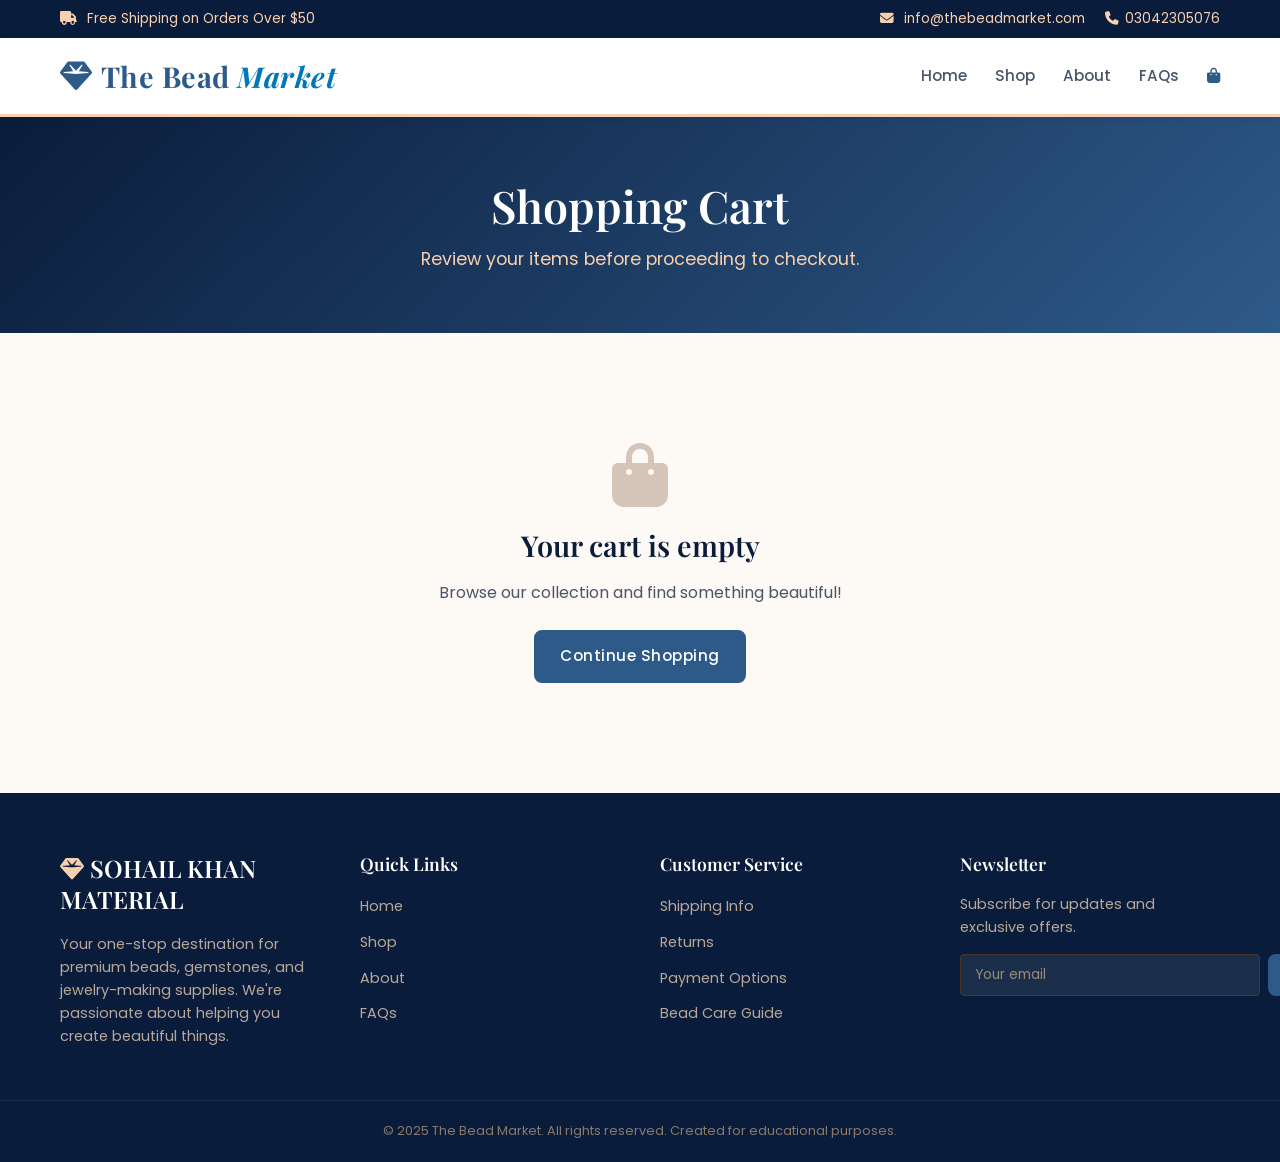
<file: cart.html>
<!DOCTYPE html>
<html lang="en">
<head>
    <meta charset="UTF-8">
    <meta name="viewport" content="width=device-width, initial-scale=1.0">
    <title>Shopping Cart - SOHAIL KHAN MATERIAL</title>
    <link rel="preconnect" href="https://fonts.googleapis.com">
    <link rel="preconnect" href="https://fonts.gstatic.com" crossorigin>
    <link href="https://fonts.googleapis.com/css2?family=Poppins:wght@300;400;500;600;700&family=Playfair+Display:wght@400;500;600;700&display=swap" rel="stylesheet">
    <link rel="stylesheet" href="https://cdnjs.cloudflare.com/ajax/libs/font-awesome/6.4.0/css/all.min.css">
    <link rel="stylesheet" href="css/style.css">
</head>
<body>
    <!-- Top Bar -->
    <div class="top-bar">
        <div class="container top-bar-inner">
            <span><i class="fas fa-truck"></i> Free Shipping on Orders Over $50</span>
            <div class="top-bar-right">
                <span><i class="fas fa-envelope"></i> info@thebeadmarket.com</span>
                <span><i class="fas fa-phone"></i>03042305076</span>
            </div>
        </div>
    </div>

    <!-- Main Header -->
    <header class="main-header">
        <div class="container header-inner">
            <a href="index.html" class="logo">
                <i class="fas fa-gem"></i>
                <span>The Bead <em>Market</em></span>
            </a>
            <nav class="main-nav" id="mainNav">
                <a href="index.html">Home</a>
                <a href="shop.html">Shop</a>
                <a href="about.html">About</a>
                <a href="faqs.html">FAQs</a>
                <a href="#" class="cart-link" id="cartLink" title="Cart">
                    <i class="fas fa-shopping-bag"></i>
                    <span class="cart-count" id="cartCount">0</span>
                </a>
            </nav>
            <button class="mobile-menu-toggle" id="mobileMenuToggle" aria-label="Toggle menu">
                <i class="fas fa-bars"></i>
            </button>
        </div>
    </header>

    <!-- Page Banner -->
    <section class="page-banner">
        <div class="container">
            <h1>Shopping Cart</h1>
            <p>Review your items before proceeding to checkout.</p>
        </div>
    </section>

    <!-- Cart Content -->
    <section class="section cart-section">
        <div class="container">
            <div id="cartEmpty" style="display:none; text-align:center; padding:40px 0;">
                <i class="fas fa-shopping-bag" style="font-size:4rem; color:#D4C5B8; margin-bottom:20px;"></i>
                <h2 style="font-family:'Playfair Display',serif; font-size:1.8rem; margin-bottom:15px;">Your cart is empty</h2>
                <p style="margin-bottom:25px;">Browse our collection and find something beautiful!</p>
                <a href="shop.html" class="btn btn-primary">Continue Shopping</a>
            </div>
            <div id="cartContent">
                <!-- Cart items will be rendered by JavaScript -->
            </div>
        </div>
    </section>

    <!-- Footer -->
    <footer class="footer">
        <div class="container footer-grid">
            <div class="footer-col footer-about">
                <h3><i class="fas fa-gem"></i>SOHAIL KHAN MATERIAL</h3>
                <p>Your one-stop destination for premium beads, gemstones, and jewelry-making supplies. We're passionate about helping you create beautiful things.</p>
            </div>
            <div class="footer-col">
                <h4>Quick Links</h4>
                <ul>
                    <li><a href="index.html">Home</a></li>
                    <li><a href="shop.html">Shop</a></li>
                    <li><a href="about.html">About</a></li>
                    <li><a href="faqs.html">FAQs</a></li>
                </ul>
            </div>
            <div class="footer-col">
                <h4>Customer Service</h4>
                <ul>
                    <li><a href="faqs.html">Shipping Info</a></li>
                    <li><a href="faqs.html">Returns</a></li>
                    <li><a href="faqs.html">Payment Options</a></li>
                    <li><a href="faqs.html">Bead Care Guide</a></li>
                </ul>
            </div>
            <div class="footer-col">
                <h4>Newsletter</h4>
                <p>Subscribe for updates and exclusive offers.</p>
                <form class="footer-newsletter" id="footerNewsletterForm">
                    <input type="email" placeholder="Your email" required>
                    <button type="submit" class="btn btn-primary btn-sm"><i class="fas fa-arrow-right"></i></button>
                </form>
            </div>
        </div>
        <div class="footer-bottom">
            <div class="container">
                <p>&copy; 2025 The Bead Market. All rights reserved. Created for educational purposes.</p>
            </div>
        </div>
    </footer>

    <script src="js/products-data.js"></script>
    <script src="js/main.js"></script>
    <script src="js/cart-page.js"></script>
</body>
</html>
</file>
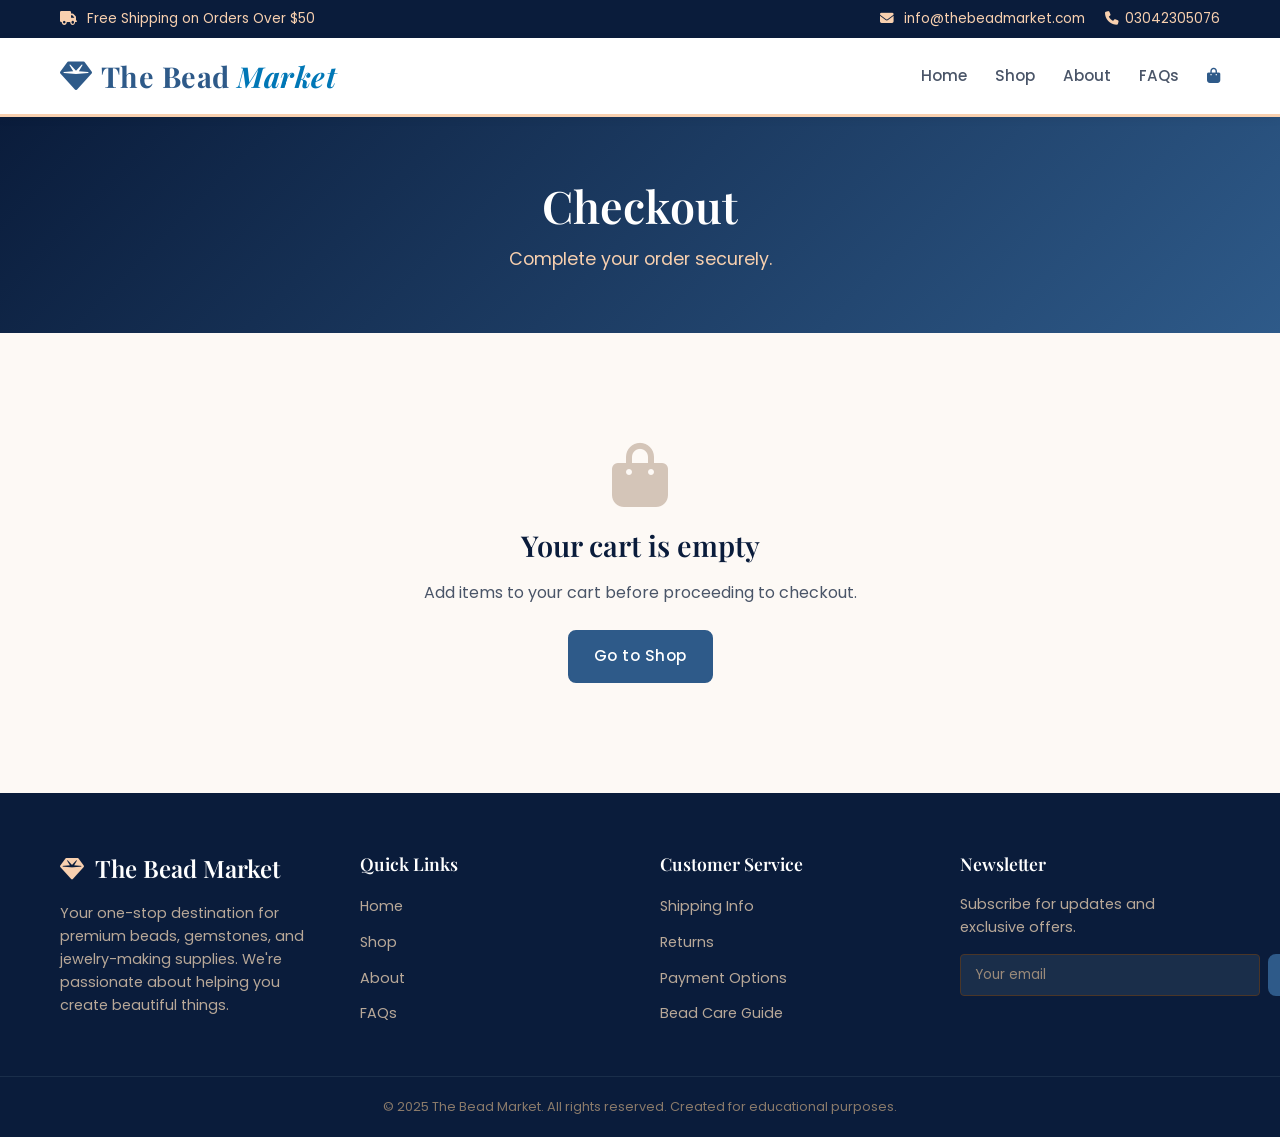
<file: checkout.html>
<!DOCTYPE html>
<html lang="en">
<head>
    <meta charset="UTF-8">
    <meta name="viewport" content="width=device-width, initial-scale=1.0">
    <title>Checkout - SOHAIL KHAN MATERIAL</title>
    <link rel="preconnect" href="https://fonts.googleapis.com">
    <link rel="preconnect" href="https://fonts.gstatic.com" crossorigin>
    <link href="https://fonts.googleapis.com/css2?family=Poppins:wght@300;400;500;600;700&family=Playfair+Display:wght@400;500;600;700&display=swap" rel="stylesheet">
    <link rel="stylesheet" href="https://cdnjs.cloudflare.com/ajax/libs/font-awesome/6.4.0/css/all.min.css">
    <link rel="stylesheet" href="css/style.css">
</head>
<body>
    <!-- Top Bar -->
    <div class="top-bar">
        <div class="container top-bar-inner">
            <span><i class="fas fa-truck"></i> Free Shipping on Orders Over $50</span>
            <div class="top-bar-right">
                <span><i class="fas fa-envelope"></i> info@thebeadmarket.com</span>
                <span><i class="fas fa-phone"></i>03042305076</span>
            </div>
        </div>
    </div>

    <!-- Main Header -->
    <header class="main-header">
        <div class="container header-inner">
            <a href="index.html" class="logo">
                <i class="fas fa-gem"></i>
                <span>The Bead <em>Market</em></span>
            </a>
            <nav class="main-nav" id="mainNav">
                <a href="index.html">Home</a>
                <a href="shop.html">Shop</a>
                <a href="about.html">About</a>
                <a href="faqs.html">FAQs</a>
                <a href="#" class="cart-link" id="cartLink" title="Cart">
                    <i class="fas fa-shopping-bag"></i>
                    <span class="cart-count" id="cartCount">0</span>
                </a>
            </nav>
            <button class="mobile-menu-toggle" id="mobileMenuToggle" aria-label="Toggle menu">
                <i class="fas fa-bars"></i>
            </button>
        </div>
    </header>

    <!-- Page Banner -->
    <section class="page-banner">
        <div class="container">
            <h1>Checkout</h1>
            <p>Complete your order securely.</p>
        </div>
    </section>

    <!-- Checkout Content -->
    <section class="section checkout-section">
        <div class="container">
            <div id="checkoutEmpty" style="display:none; text-align:center; padding:40px 0;">
                <i class="fas fa-shopping-bag" style="font-size:4rem; color:#D4C5B8; margin-bottom:20px;"></i>
                <h2 style="font-family:'Playfair Display',serif; font-size:1.8rem; margin-bottom:15px;">Your cart is empty</h2>
                <p style="margin-bottom:25px;">Add items to your cart before proceeding to checkout.</p>
                <a href="shop.html" class="btn btn-primary">Go to Shop</a>
            </div>
            <div id="checkoutContent">
                <!-- Checkout form will be rendered by JavaScript -->
            </div>
        </div>
    </section>

    <!-- Footer -->
    <footer class="footer">
        <div class="container footer-grid">
            <div class="footer-col footer-about">
                <h3><i class="fas fa-gem"></i> The Bead Market</h3>
                <p>Your one-stop destination for premium beads, gemstones, and jewelry-making supplies. We're passionate about helping you create beautiful things.</p>
            </div>
            <div class="footer-col">
                <h4>Quick Links</h4>
                <ul>
                    <li><a href="index.html">Home</a></li>
                    <li><a href="shop.html">Shop</a></li>
                    <li><a href="about.html">About</a></li>
                    <li><a href="faqs.html">FAQs</a></li>
                </ul>
            </div>
            <div class="footer-col">
                <h4>Customer Service</h4>
                <ul>
                    <li><a href="faqs.html">Shipping Info</a></li>
                    <li><a href="faqs.html">Returns</a></li>
                    <li><a href="faqs.html">Payment Options</a></li>
                    <li><a href="faqs.html">Bead Care Guide</a></li>
                </ul>
            </div>
            <div class="footer-col">
                <h4>Newsletter</h4>
                <p>Subscribe for updates and exclusive offers.</p>
                <form class="footer-newsletter" id="footerNewsletterForm">
                    <input type="email" placeholder="Your email" required>
                    <button type="submit" class="btn btn-primary btn-sm"><i class="fas fa-arrow-right"></i></button>
                </form>
            </div>
        </div>
        <div class="footer-bottom">
            <div class="container">
                <p>&copy; 2025 The Bead Market. All rights reserved. Created for educational purposes.</p>
            </div>
        </div>
    </footer>

    <script src="js/products-data.js"></script>
    <script src="js/main.js"></script>
    <script src="js/cart-page.js"></script>
</body>
</html>
</file>
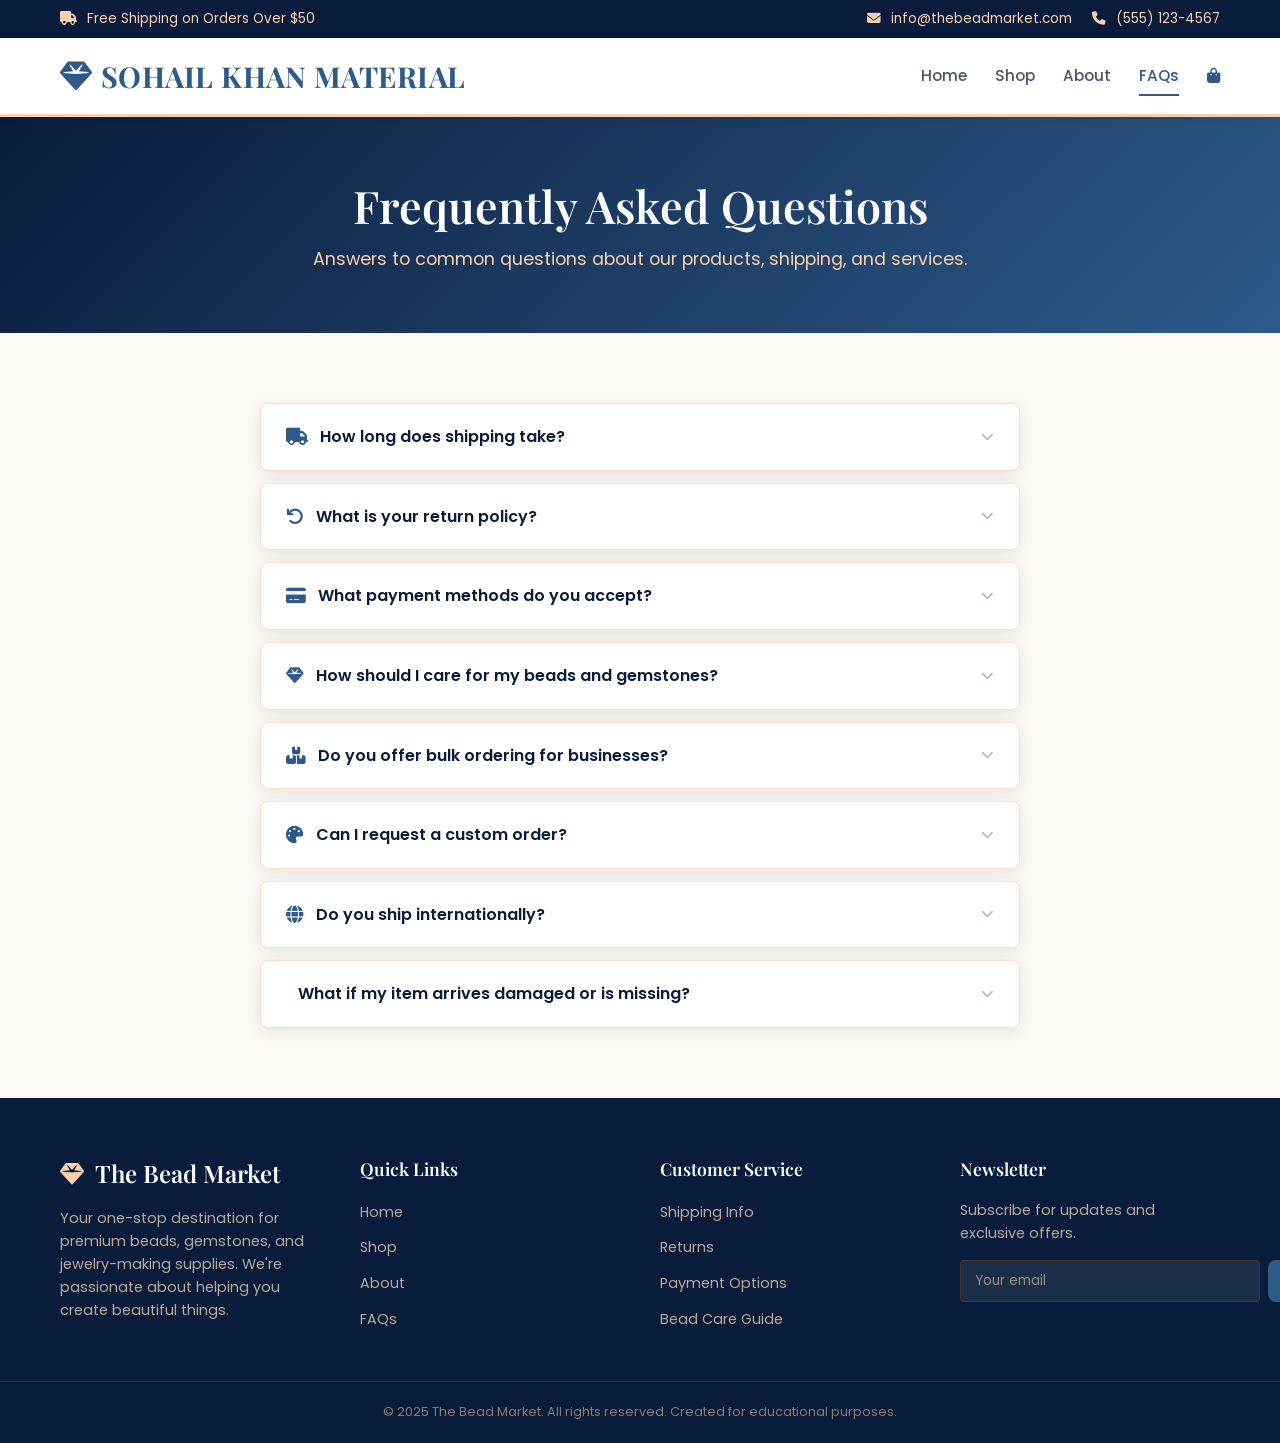
<file: faqs.html>
<!DOCTYPE html>
<html lang="en">
<head>
    <meta charset="UTF-8">
    <meta name="viewport" content="width=device-width, initial-scale=1.0">
    <title>FAQs - SOHAIL KHAN MATERIAL</title>
    <link rel="preconnect" href="https://fonts.googleapis.com">
    <link rel="preconnect" href="https://fonts.gstatic.com" crossorigin>
    <link href="https://fonts.googleapis.com/css2?family=Poppins:wght@300;400;500;600;700&family=Playfair+Display:wght@400;500;600;700&display=swap" rel="stylesheet">
    <link rel="stylesheet" href="https://cdnjs.cloudflare.com/ajax/libs/font-awesome/6.4.0/css/all.min.css">
    <link rel="stylesheet" href="css/style.css">
</head>
<body>
    <!-- Top Bar -->
    <div class="top-bar">
        <div class="container top-bar-inner">
            <span><i class="fas fa-truck"></i> Free Shipping on Orders Over $50</span>
            <div class="top-bar-right">
                <span><i class="fas fa-envelope"></i> info@thebeadmarket.com</span>
                <span><i class="fas fa-phone"></i> (555) 123-4567</span>
            </div>
        </div>
    </div>

    <!-- Main Header -->
    <header class="main-header">
        <div class="container header-inner">
            <a href="index.html" class="logo">
                <i class="fas fa-gem"></i>
                <span>SOHAIL KHAN MATERIAL</span>
            </a>
            <nav class="main-nav" id="mainNav">
                <a href="index.html">Home</a>
                <a href="shop.html">Shop</a>
                <a href="about.html">About</a>
                <a href="faqs.html" class="active">FAQs</a>
                <a href="#" class="cart-link" id="cartLink" title="Cart">
                    <i class="fas fa-shopping-bag"></i>
                    <span class="cart-count" id="cartCount">0</span>
                </a>
            </nav>
            <button class="mobile-menu-toggle" id="mobileMenuToggle" aria-label="Toggle menu">
                <i class="fas fa-bars"></i>
            </button>
        </div>
    </header>

    <!-- Page Banner -->
    <section class="page-banner">
        <div class="container">
            <h1>Frequently Asked Questions</h1>
            <p>Answers to common questions about our products, shipping, and services.</p>
        </div>
    </section>

    <!-- FAQ Accordion -->
    <section class="section faq-section">
        <div class="container faq-container">
            <div class="faq-accordion">
                <details class="faq-item">
                    <summary><i class="fas fa-truck"></i> How long does shipping take?</summary>
                    <p>Standard shipping typically takes 3–5 business days within the contiguous United States. Express shipping (1–2 business days) is available at checkout for an additional fee. We process all orders within 24 hours of purchase.</p>
                </details>
                <details class="faq-item">
                    <summary><i class="fas fa-undo"></i> What is your return policy?</summary>
                    <p>We accept returns within 30 days of purchase. Items must be in their original, unused condition with all packaging intact. Refunds are issued to your original payment method within 5–7 business days after we receive the returned item. Custom orders are non-refundable.</p>
                </details>
                <details class="faq-item">
                    <summary><i class="fas fa-credit-card"></i> What payment methods do you accept?</summary>
                    <p>We accept all major credit cards (Visa, Mastercard, American Express, Discover), PayPal, Apple Pay, and Google Pay. All transactions are securely encrypted through our payment processor.</p>
                </details>
                <details class="faq-item">
                    <summary><i class="fas fa-gem"></i> How should I care for my beads and gemstones?</summary>
                    <p>Store your beads and gemstones in a cool, dry place away from direct sunlight. Avoid contact with perfumes, lotions, and harsh chemicals. Clean with a soft, dry cloth. For porous stones like pearls and turquoise, avoid getting them wet.</p>
                </details>
                <details class="faq-item">
                    <summary><i class="fas fa-boxes"></i> Do you offer bulk ordering for businesses?</summary>
                    <p>Yes! We offer wholesale pricing for bulk orders of 50 items or more. Please contact us at wholesale@thebeadmarket.com with your requirements, and our team will provide a custom quote within 2 business days.</p>
                </details>
                <details class="faq-item">
                    <summary><i class="fas fa-palette"></i> Can I request a custom order?</summary>
                    <p>Absolutely! We love custom projects. Whether you need a specific color combination, size, or material, we can help. Contact our team at info@thebeadmarket.com with your specifications, and we'll work with you to create the perfect product.</p>
                </details>
                <details class="faq-item">
                    <summary><i class="fas fa-globe"></i> Do you ship internationally?</summary>
                    <p>Yes, we ship to most countries worldwide. International shipping typically takes 7–14 business days depending on the destination. Please note that customs fees or import duties may apply and are the responsibility of the recipient.</p>
                </details>
                <details class="faq-item">
                    <summary><i class="fas fa-package"></i> What if my item arrives damaged or is missing?</summary>
                    <p>We carefully package every order, but if something arrives damaged or is missing from your order, please contact us within 48 hours of delivery. Send photos of the issue to support@thebeadmarket.com and we'll arrange a replacement or refund right away.</p>
                </details>
            </div>
        </div>
    </section>

    <!-- Footer -->
    <footer class="footer">
        <div class="container footer-grid">
            <div class="footer-col footer-about">
                <h3><i class="fas fa-gem"></i> The Bead Market</h3>
                <p>Your one-stop destination for premium beads, gemstones, and jewelry-making supplies. We're passionate about helping you create beautiful things.</p>
            </div>
            <div class="footer-col">
                <h4>Quick Links</h4>
                <ul>
                    <li><a href="index.html">Home</a></li>
                    <li><a href="shop.html">Shop</a></li>
                    <li><a href="about.html">About</a></li>
                    <li><a href="faqs.html">FAQs</a></li>
                </ul>
            </div>
            <div class="footer-col">
                <h4>Customer Service</h4>
                <ul>
                    <li><a href="faqs.html">Shipping Info</a></li>
                    <li><a href="faqs.html">Returns</a></li>
                    <li><a href="faqs.html">Payment Options</a></li>
                    <li><a href="faqs.html">Bead Care Guide</a></li>
                </ul>
            </div>
            <div class="footer-col">
                <h4>Newsletter</h4>
                <p>Subscribe for updates and exclusive offers.</p>
                <form class="footer-newsletter" id="footerNewsletterForm">
                    <input type="email" placeholder="Your email" required>
                    <button type="submit" class="btn btn-primary btn-sm"><i class="fas fa-arrow-right"></i></button>
                </form>
            </div>
        </div>
        <div class="footer-bottom">
            <div class="container">
                <p>&copy; 2025 The Bead Market. All rights reserved. Created for educational purposes.</p>
            </div>
        </div>
    </footer>

    <script src="js/main.js"></script>
</body>
</html>
</file>
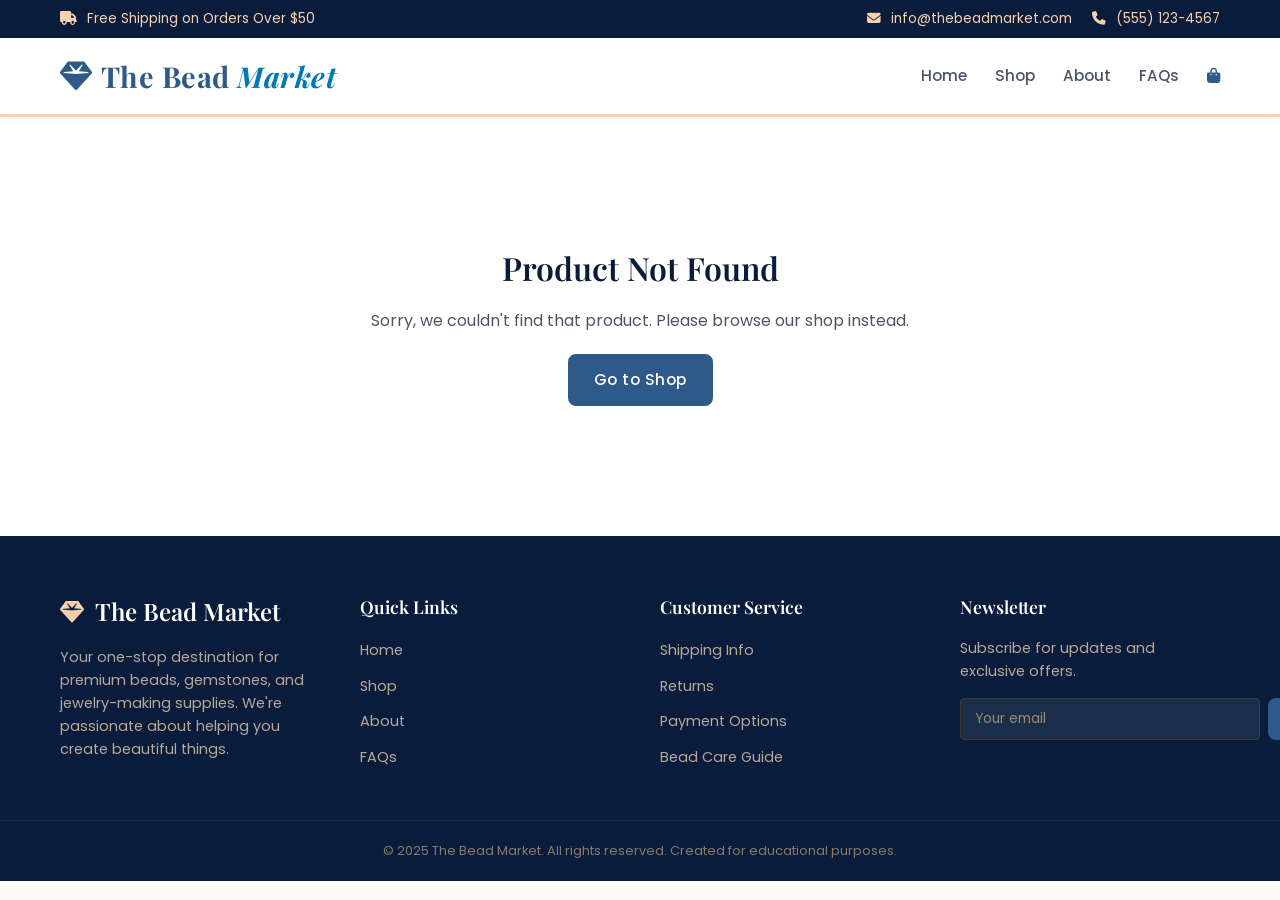
<file: product.html>
<!DOCTYPE html>
<html lang="en">
<head>
    <meta charset="UTF-8">
    <meta name="viewport" content="width=device-width, initial-scale=1.0">
    <title>Product Details - SOHAIL KHAN MATERIAL</title>
    <link rel="preconnect" href="https://fonts.googleapis.com">
    <link rel="preconnect" href="https://fonts.gstatic.com" crossorigin>
    <link href="https://fonts.googleapis.com/css2?family=Poppins:wght@300;400;500;600;700&family=Playfair+Display:wght@400;500;600;700&display=swap" rel="stylesheet">
    <link rel="stylesheet" href="https://cdnjs.cloudflare.com/ajax/libs/font-awesome/6.4.0/css/all.min.css">
    <link rel="stylesheet" href="css/style.css">
</head>
<body>
    <!-- Top Bar -->
    <div class="top-bar">
        <div class="container top-bar-inner">
            <span><i class="fas fa-truck"></i> Free Shipping on Orders Over $50</span>
            <div class="top-bar-right">
                <span><i class="fas fa-envelope"></i> info@thebeadmarket.com</span>
                <span><i class="fas fa-phone"></i> (555) 123-4567</span>
            </div>
        </div>
    </div>

    <!-- Main Header -->
    <header class="main-header">
        <div class="container header-inner">
            <a href="index.html" class="logo">
                <i class="fas fa-gem"></i>
                <span>The Bead <em>Market</em></span>
            </a>
            <nav class="main-nav" id="mainNav">
                <a href="index.html">Home</a>
                <a href="shop.html">Shop</a>
                <a href="about.html">About</a>
                <a href="faqs.html">FAQs</a>
                <a href="#" class="cart-link" id="cartLink" title="Cart">
                    <i class="fas fa-shopping-bag"></i>
                    <span class="cart-count" id="cartCount">0</span>
                </a>
            </nav>
            <button class="mobile-menu-toggle" id="mobileMenuToggle" aria-label="Toggle menu">
                <i class="fas fa-bars"></i>
            </button>
        </div>
    </header>

    <!-- Product Detail Section -->
    <section class="section product-detail-section">
        <div class="container">
            <div id="productNotFound" style="display:none; text-align:center; padding:60px 0;">
                <h2 style="font-family:'Playfair Display',serif; font-size:2rem;">Product Not Found</h2>
                <p style="margin:20px 0;">Sorry, we couldn't find that product. Please browse our shop instead.</p>
                <a href="shop.html" class="btn btn-primary">Go to Shop</a>
            </div>
            <div id="productDetailContent">
                <!-- Product details will be rendered by JavaScript -->
            </div>
        </div>
    </section>

    <!-- Related Products -->
    <section class="section related-section" id="relatedSection">
        <div class="container">
            <div class="section-header">
                <h2 class="section-title">Related Products</h2>
                <p class="section-subtitle">You might also like</p>
            </div>
            <div class="product-grid" id="relatedProductsGrid">
                <!-- Related products will be rendered by JavaScript -->
            </div>
        </div>
    </section>

    <!-- Footer -->
    <footer class="footer">
        <div class="container footer-grid">
            <div class="footer-col footer-about">
                <h3><i class="fas fa-gem"></i> The Bead Market</h3>
                <p>Your one-stop destination for premium beads, gemstones, and jewelry-making supplies. We're passionate about helping you create beautiful things.</p>
            </div>
            <div class="footer-col">
                <h4>Quick Links</h4>
                <ul>
                    <li><a href="index.html">Home</a></li>
                    <li><a href="shop.html">Shop</a></li>
                    <li><a href="about.html">About</a></li>
                    <li><a href="faqs.html">FAQs</a></li>
                </ul>
            </div>
            <div class="footer-col">
                <h4>Customer Service</h4>
                <ul>
                    <li><a href="faqs.html">Shipping Info</a></li>
                    <li><a href="faqs.html">Returns</a></li>
                    <li><a href="faqs.html">Payment Options</a></li>
                    <li><a href="faqs.html">Bead Care Guide</a></li>
                </ul>
            </div>
            <div class="footer-col">
                <h4>Newsletter</h4>
                <p>Subscribe for updates and exclusive offers.</p>
                <form class="footer-newsletter" id="footerNewsletterForm">
                    <input type="email" placeholder="Your email" required>
                    <button type="submit" class="btn btn-primary btn-sm"><i class="fas fa-arrow-right"></i></button>
                </form>
            </div>
        </div>
        <div class="footer-bottom">
            <div class="container">
                <p>&copy; 2025 The Bead Market. All rights reserved. Created for educational purposes.</p>
            </div>
        </div>
    </footer>

    <script src="js/products-data.js"></script>
    <script src="js/main.js"></script>
</body>
</html>
</file>
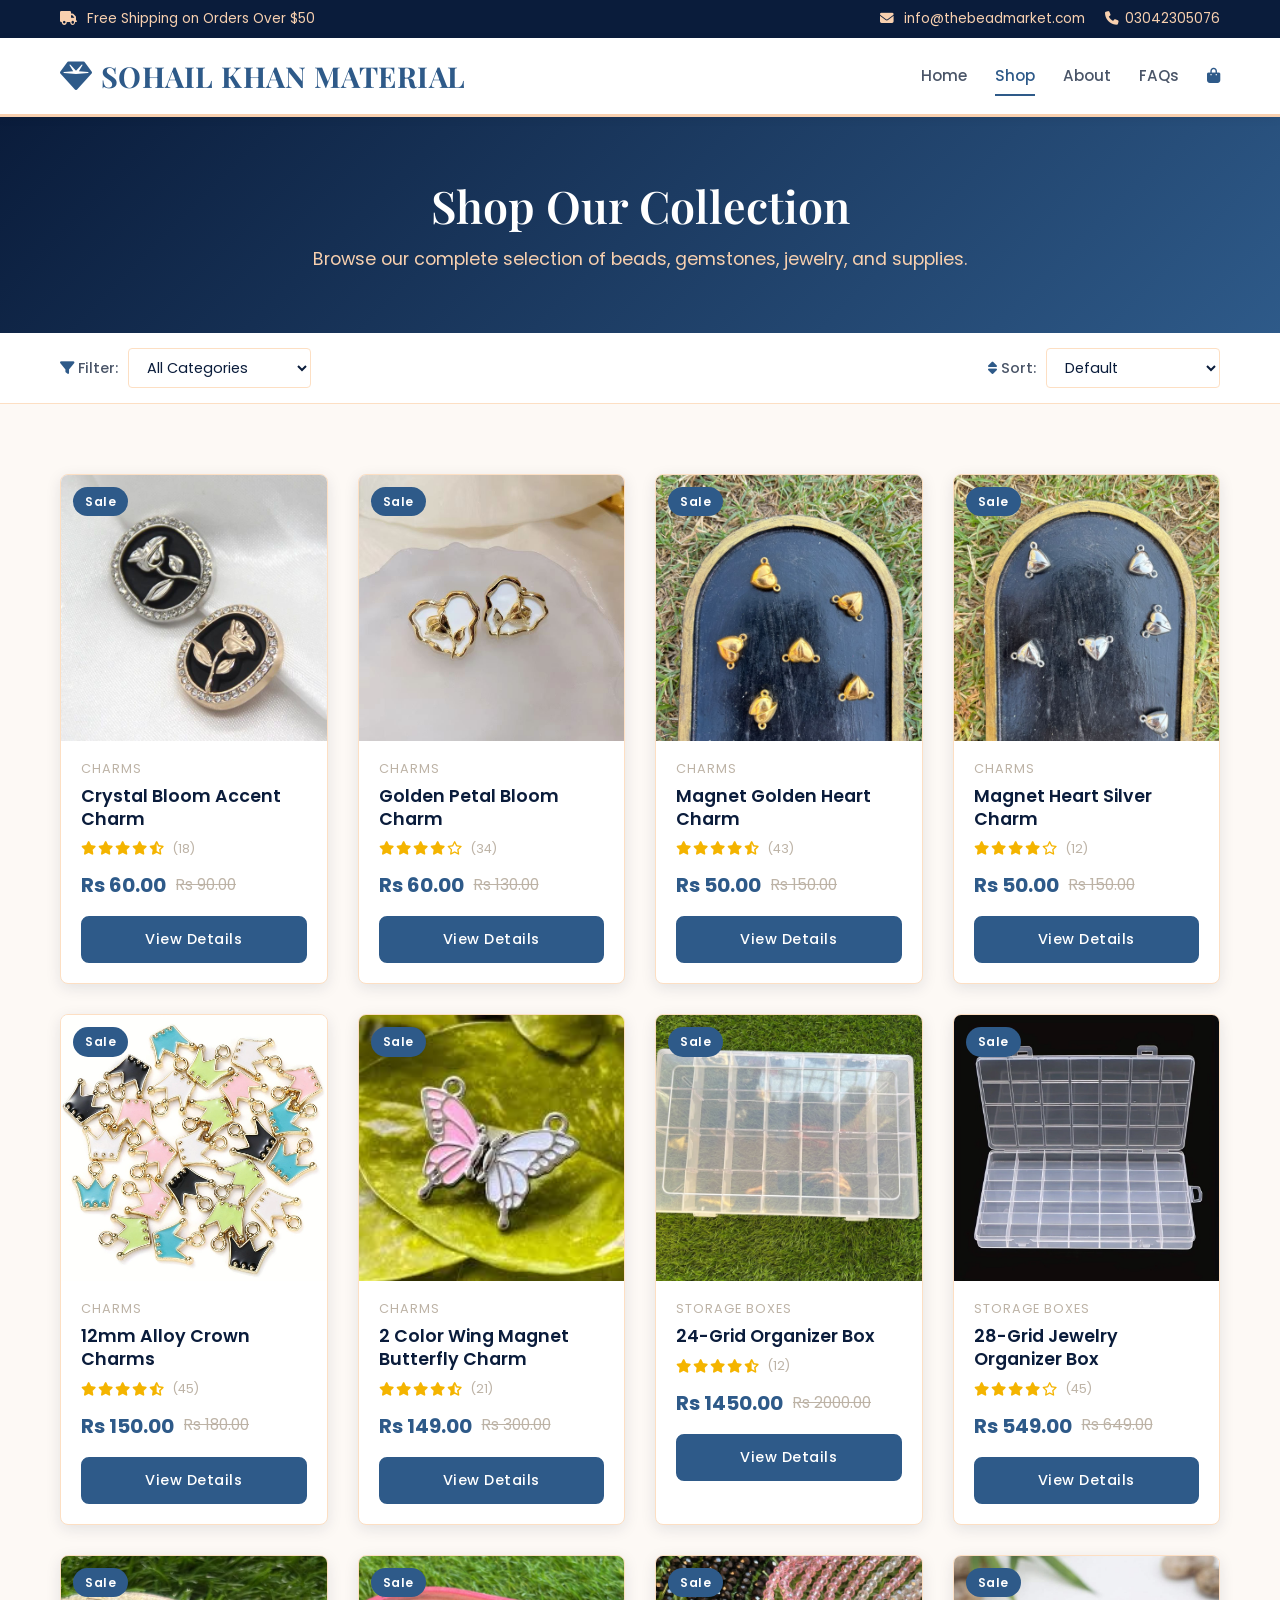
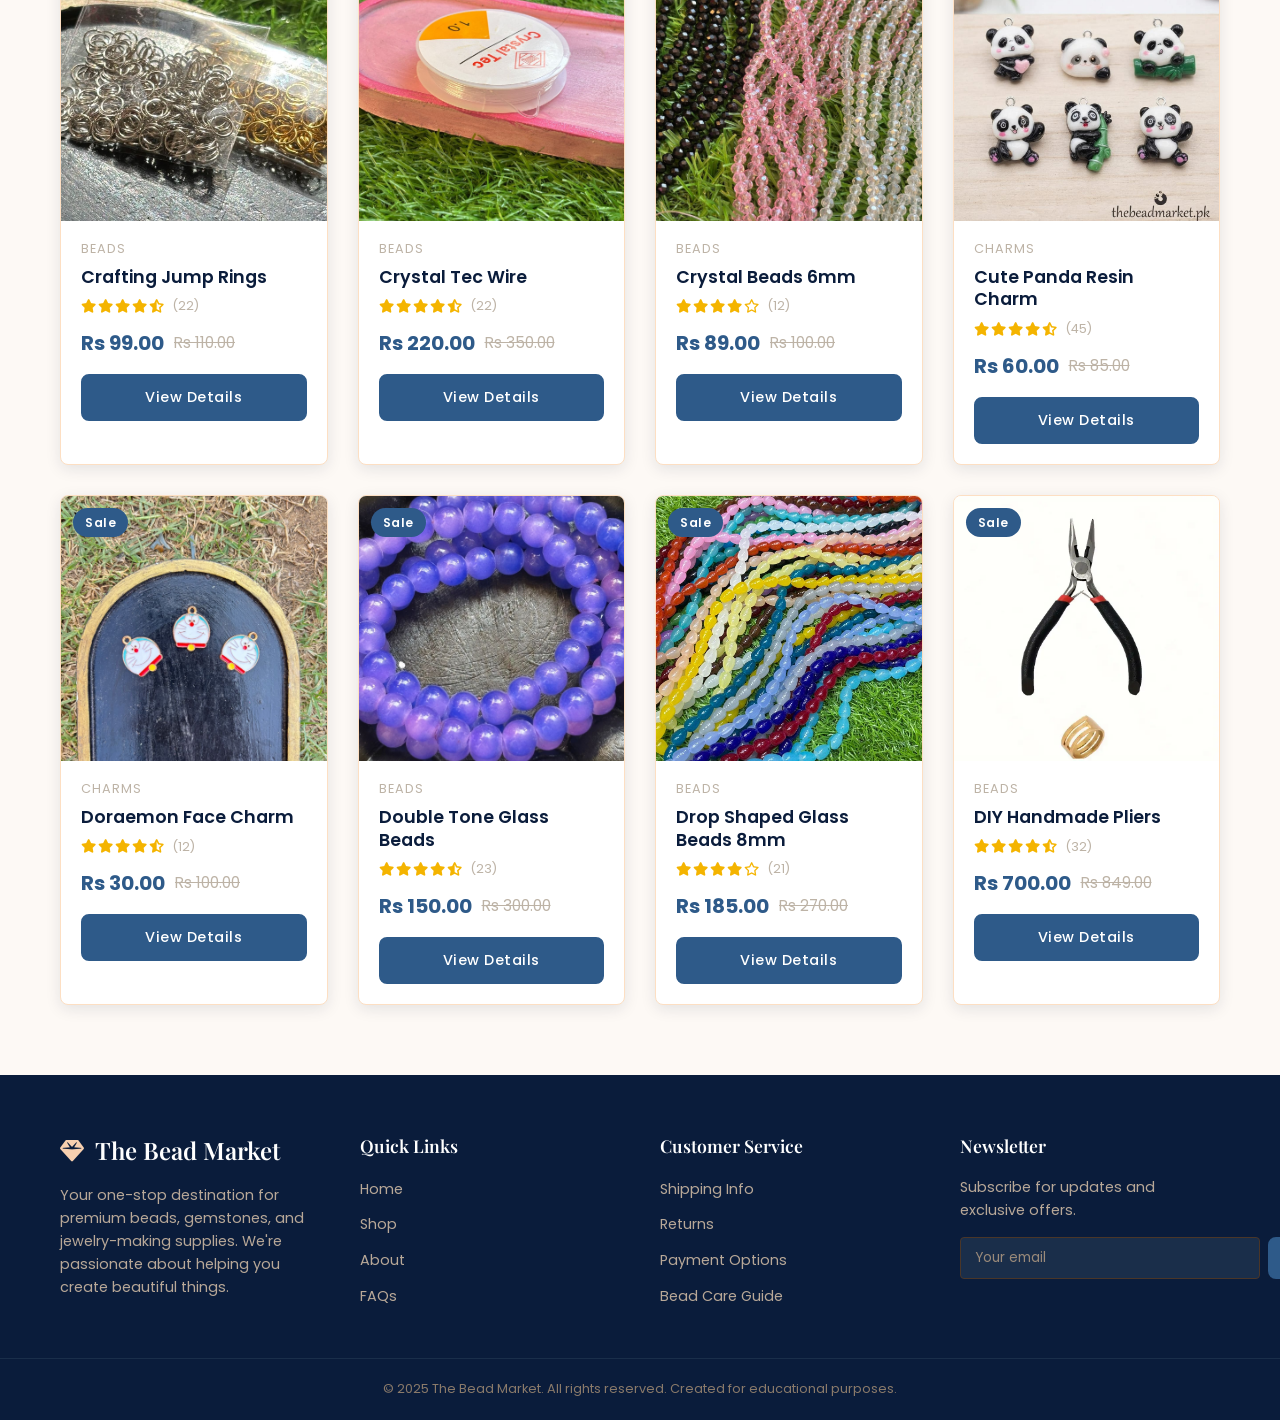
<file: shop.html>
<!DOCTYPE html>
<html lang="en">
<head>
    <meta charset="UTF-8">
    <meta name="viewport" content="width=device-width, initial-scale=1.0">
    <title>Shop - SOHAIL KHAN MATERIAL</title>
    <link rel="preconnect" href="https://fonts.googleapis.com">
    <link rel="preconnect" href="https://fonts.gstatic.com" crossorigin>
    <link href="https://fonts.googleapis.com/css2?family=Poppins:wght@300;400;500;600;700&family=Playfair+Display:wght@400;500;600;700&display=swap" rel="stylesheet">
    <link rel="stylesheet" href="https://cdnjs.cloudflare.com/ajax/libs/font-awesome/6.4.0/css/all.min.css">
    <link rel="stylesheet" href="css/style.css">
</head>
<body>
    <!-- Top Bar -->
    <div class="top-bar">
        <div class="container top-bar-inner">
            <span><i class="fas fa-truck"></i> Free Shipping on Orders Over $50</span>
            <div class="top-bar-right">
                <span><i class="fas fa-envelope"></i> info@thebeadmarket.com</span>
                <span><i class="fas fa-phone"></i>03042305076</span>
            </div>
        </div>
    </div>

    <!-- Main Header -->
    <header class="main-header">
        <div class="container header-inner">
            <a href="index.html" class="logo">
                <i class="fas fa-gem"></i>
                <span>SOHAIL KHAN MATERIAL</span>
            </a>
            <nav class="main-nav" id="mainNav">
                <a href="index.html">Home</a>
                <a href="shop.html" class="active">Shop</a>
                <a href="about.html">About</a>
                <a href="faqs.html">FAQs</a>
                <a href="#" class="cart-link" id="cartLink" title="Cart">
                    <i class="fas fa-shopping-bag"></i>
                    <span class="cart-count" id="cartCount">0</span>
                </a>
            </nav>
            <button class="mobile-menu-toggle" id="mobileMenuToggle" aria-label="Toggle menu">
                <i class="fas fa-bars"></i>
            </button>
        </div>
    </header>

    <!-- Page Banner -->
    <section class="page-banner">
        <div class="container">
            <h1>Shop Our Collection</h1>
            <p>Browse our complete selection of beads, gemstones, jewelry, and supplies.</p>
        </div>
    </section>

    <!-- Shop Controls -->
    <section class="shop-controls">
        <div class="container shop-controls-inner">
            <div class="filter-group">
                <label for="categoryFilter"><i class="fas fa-filter"></i> Filter:</label>
                <select id="categoryFilter">
        <option value="all">All Categories</option>
        <option value="Charms">Charms</option>
        <option value="Beads">Beads</option>
        <option value="Storage Boxes">Storage Boxes</option>
        <option value="Jewelery Materials">Jewelery Materials</option>
                </select>
            </div>
            <div class="sort-group">
                <label for="sortSelect"><i class="fas fa-sort"></i> Sort:</label>
                <select id="sortSelect">
                    <option value="default">Default</option>
                    <option value="price-low">Price: Low to High</option>
                    <option value="price-high">Price: High to Low</option>
                    <option value="name">Name: A to Z</option>
                </select>
            </div>
        </div>
    </section>

    <!-- Product Grid -->
    <section class="section shop-section">
        <div class="container">
            <div class="product-grid" id="shopProductGrid">
                <!-- Products will be rendered by JavaScript -->
            </div>
            <p class="no-results" id="noResults" style="display:none;">No products found matching your criteria.</p>
        </div>
    </section>

    <!-- Footer -->
    <footer class="footer">
        <div class="container footer-grid">
            <div class="footer-col footer-about">
                <h3><i class="fas fa-gem"></i> The Bead Market</h3>
                <p>Your one-stop destination for premium beads, gemstones, and jewelry-making supplies. We're passionate about helping you create beautiful things.</p>
            </div>
            <div class="footer-col">
                <h4>Quick Links</h4>
                <ul>
                    <li><a href="index.html">Home</a></li>
                    <li><a href="shop.html">Shop</a></li>
                    <li><a href="about.html">About</a></li>
                    <li><a href="faqs.html">FAQs</a></li>
                </ul>
            </div>
            <div class="footer-col">
                <h4>Customer Service</h4>
                <ul>
                    <li><a href="faqs.html">Shipping Info</a></li>
                    <li><a href="faqs.html">Returns</a></li>
                    <li><a href="faqs.html">Payment Options</a></li>
                    <li><a href="faqs.html">Bead Care Guide</a></li>
                </ul>
            </div>
            <div class="footer-col">
                <h4>Newsletter</h4>
                <p>Subscribe for updates and exclusive offers.</p>
                <form class="footer-newsletter" id="footerNewsletterForm">
                    <input type="email" placeholder="Your email" required>
                    <button type="submit" class="btn btn-primary btn-sm"><i class="fas fa-arrow-right"></i></button>
                </form>
            </div>
        </div>
        <div class="footer-bottom">
            <div class="container">
                <p>&copy; 2025 The Bead Market. All rights reserved. Created for educational purposes.</p>
            </div>
        </div>
    </footer>

    <script src="js/products-data.js"></script>
    <script src="js/main.js"></script>
</body>
</html>
</file>
<file: css/style.css>
/* ============================================
   THE BEAD MARKET - Main Stylesheet
   New Color Palette:
   --primary-blue: #2E5A89;
   --dark-blue: #0A1C3B;
   --accent-blue: #0077B6;
   --black: #000000;
   --beige: #F8D0AF;
   --light-beige: #FDDFC3;
   --silver: #BDB3A6;
   --white: #FFFFFF;
   ============================================ */

/* CSS Variables */
:root {
    --primary-blue: #2E5A89;
    --dark-blue: #0A1C3B;
    --accent-blue: #0077B6;
    --black: #000000;
    --beige: #F8D0AF;
    --light-beige: #FDDFC3;
    --silver: #BDB3A6;
    --white: #FFFFFF;

    /* Semantic aliases (kept for easy mapping) */
    --brown: var(--primary-blue);          /* primary brand color */
    --brown-dark: var(--dark-blue);        /* dark variant */
    --brown-light: var(--accent-blue);     /* light/accent variant */
    --beige-dark: var(--light-beige);      /* light beige */
    --off-white: #FDF9F5;                  /* very light beige-white background */
    --text-dark: var(--dark-blue);         /* headings */
    --text-medium: #4A5568;                /* body text */
    --text-light: var(--silver);           /* muted text */
    --border-color: var(--light-beige);    /* borders */
    --shadow: 0 4px 15px rgba(10, 28, 59, 0.1);
    --shadow-hover: 0 8px 25px rgba(10, 28, 59, 0.18);
    --transition: all 0.3s ease;
    --radius: 8px;
    --radius-sm: 4px;
    --font-body: 'Poppins', sans-serif;
    --font-heading: 'Playfair Display', serif;
    --max-width: 1200px;
}

/* Reset & Base */
* {
    margin: 0;
    padding: 0;
    box-sizing: border-box;
}

html {
    scroll-behavior: smooth;
}

body {
    font-family: var(--font-body);
    color: var(--text-dark);
    background-color: var(--off-white);
    line-height: 1.6;
    font-size: 16px;
}

.container {
    max-width: var(--max-width);
    margin: 0 auto;
    padding: 0 20px;
}

img {
    max-width: 100%;
    height: auto;
    display: block;
}

a {
    text-decoration: none;
    color: inherit;
    transition: var(--transition);
}

ul {
    list-style: none;
}

/* Typography */
h1, h2, h3, h4, h5, h6 {
    font-family: var(--font-heading);
    font-weight: 600;
    line-height: 1.3;
    color: var(--text-dark);
}

h1 { font-size: 3rem; }
h2 { font-size: 2.25rem; }
h3 { font-size: 1.5rem; }
h4 { font-size: 1.2rem; }

p {
    margin-bottom: 12px;
    color: var(--text-medium);
}

/* ============================================
   BUTTONS
   ============================================ */
.btn {
    display: inline-block;
    padding: 12px 24px;
    font-family: var(--font-body);
    font-size: 0.95rem;
    font-weight: 500;
    border: 2px solid transparent;
    border-radius: var(--radius);
    cursor: pointer;
    transition: var(--transition);
    text-align: center;
    letter-spacing: 0.5px;
}

.btn-primary {
    background-color: var(--primary-blue);
    color: var(--white);
    border-color: var(--primary-blue);
}

.btn-primary:hover {
    background-color: var(--dark-blue);
    border-color: var(--dark-blue);
    transform: translateY(-2px);
    box-shadow: var(--shadow-hover);
}

.btn-outline {
    background-color: transparent;
    color: var(--white);
    border-color: var(--white);
}

.btn-outline:hover {
    background-color: var(--white);
    color: var(--primary-blue);
    transform: translateY(-2px);
}

.btn-secondary {
    background-color: var(--beige);
    color: var(--primary-blue);
    border-color: var(--primary-blue);
}

.btn-secondary:hover {
    background-color: var(--primary-blue);
    color: var(--white);
    transform: translateY(-2px);
}

.btn-view {
    display: inline-block;
    padding: 10px 18px;
    background-color: var(--primary-blue);
    color: var(--white);
    border-radius: var(--radius);
    font-size: 0.9rem;
    font-weight: 500;
    border: 2px solid var(--primary-blue);
    transition: var(--transition);
    text-align: center;
    width: 100%;
    margin-top: 10px;
}

.btn-view:hover {
    background-color: transparent;
    color: var(--primary-blue);
}

.btn-sm {
    padding: 8px 14px;
    font-size: 0.85rem;
}

/* ============================================
   TOP BAR
   ============================================ */
.top-bar {
    background-color: var(--dark-blue);
    color: var(--beige);
    font-size: 0.85rem;
    padding: 8px 0;
}

.top-bar-inner {
    display: flex;
    justify-content: space-between;
    align-items: center;
    flex-wrap: wrap;
    gap: 8px;
}

.top-bar i {
    margin-right: 6px;
    color: var(--beige);
}

.top-bar-right {
    display: flex;
    gap: 20px;
    flex-wrap: wrap;
}

/* ============================================
   MAIN HEADER
   ============================================ */
.main-header {
    background-color: var(--white);
    border-bottom: 3px solid var(--beige);
    position: sticky;
    top: 0;
    z-index: 1000;
    box-shadow: 0 2px 10px rgba(0,0,0,0.05);
}

.header-inner {
    display: flex;
    justify-content: space-between;
    align-items: center;
    padding: 15px 20px;
    gap: 20px;
}

.logo {
    display: flex;
    align-items: center;
    gap: 8px;
    font-family: var(--font-heading);
    font-size: 1.8rem;
    font-weight: 700;
    color: var(--primary-blue);
    letter-spacing: 0.5px;
}

.logo i {
    font-size: 2rem;
    color: var(--primary-blue);
}

.logo em {
    font-style: italic;
    color: var(--accent-blue);
}

.main-nav {
    display: flex;
    align-items: center;
    gap: 28px;
}

.main-nav a {
    font-size: 0.95rem;
    font-weight: 500;
    color: var(--text-medium);
    position: relative;
    padding: 5px 0;
    transition: var(--transition);
}

.main-nav a:hover,
.main-nav a.active {
    color: var(--primary-blue);
}

.main-nav a::after {
    content: '';
    position: absolute;
    bottom: -3px;
    left: 0;
    width: 0;
    height: 2px;
    background-color: var(--primary-blue);
    transition: var(--transition);
}

.main-nav a:hover::after,
.main-nav a.active::after {
    width: 100%;
}

.cart-link {
    position: relative;
    font-size: 1.2rem;
    color: var(--primary-blue) !important;
}

.cart-count {
    position: absolute;
    top: -8px;
    right: -10px;
    background-color: var(--primary-blue);
    color: var(--white);
    font-size: 0.7rem;
    font-weight: 600;
    width: 20px;
    height: 20px;
    border-radius: 50%;
    display: flex;
    align-items: center;
    justify-content: center;
    font-family: var(--font-body);
}

.mobile-menu-toggle {
    display: none;
    background: none;
    border: none;
    font-size: 1.5rem;
    color: var(--primary-blue);
    cursor: pointer;
}

/* ============================================
   HERO SECTION
   ============================================ */
.hero {
    background: linear-gradient(135deg, var(--dark-blue) 0%, var(--primary-blue) 50%, var(--accent-blue) 100%);
    min-height: 500px;
    display: flex;
    align-items: center;
    position: relative;
    overflow: hidden;
}

.hero-overlay {
    position: absolute;
    inset: 0;
    background: url('https://via.placeholder.com/1920x600/0A1C3B?text=The+Bead+Market') center/cover no-repeat;
    opacity: 0.15;
}

.hero-content {
    position: relative;
    z-index: 1;
    text-align: center;
    max-width: 700px;
    padding: 60px 20px;
}

.hero-content h1 {
    color: var(--white);
    font-size: 3.2rem;
    margin-bottom: 20px;
    text-shadow: 0 2px 8px rgba(0,0,0,0.2);
}

.hero-content p {
    color: var(--beige);
    font-size: 1.15rem;
    margin-bottom: 30px;
    text-shadow: 0 1px 4px rgba(0,0,0,0.15);
}

.hero-content .btn {
    margin: 0 8px;
}

/* ============================================
   PAGE BANNER
   ============================================ */
.page-banner {
    background: linear-gradient(135deg, var(--dark-blue) 0%, var(--primary-blue) 100%);
    padding: 60px 0;
    text-align: center;
}

.page-banner h1 {
    color: var(--white);
    font-size: 2.8rem;
    margin-bottom: 10px;
}

.page-banner p {
    color: var(--beige);
    font-size: 1.1rem;
    margin-bottom: 0;
}

/* ============================================
   SECTIONS
   ============================================ */
.section {
    padding: 70px 0;
}

.section-header {
    text-align: center;
    margin-bottom: 45px;
}

.section-title {
    color: var(--primary-blue);
    position: relative;
    display: inline-block;
    margin-bottom: 10px;
}

.section-title::after {
    content: '';
    display: block;
    width: 60px;
    height: 3px;
    background-color: var(--primary-blue);
    margin: 12px auto 0;
    border-radius: 2px;
}

.section-subtitle {
    color: var(--text-light);
    font-size: 1.05rem;
}

.section-footer-link {
    text-align: center;
    margin-top: 40px;
}

/* ============================================
   PRODUCT CARDS
   ============================================ */
.product-grid {
    display: grid;
    grid-template-columns: repeat(auto-fill, minmax(260px, 1fr));
    gap: 30px;
}

.product-card {
    background-color: var(--white);
    border-radius: var(--radius);
    overflow: hidden;
    box-shadow: var(--shadow);
    transition: var(--transition);
    border: 1px solid var(--border-color);
}

.product-card:hover {
    box-shadow: var(--shadow-hover);
    transform: translateY(-5px);
}

.product-image-wrap {
    position: relative;
    overflow: hidden;
    aspect-ratio: 1 / 1;
}

.product-image-wrap img {
    width: 100%;
    height: 100%;
    object-fit: cover;
    transition: transform 0.5s ease;
}

.product-card:hover .product-image-wrap img {
    transform: scale(1.05);
}

.product-badge {
    position: absolute;
    top: 12px;
    left: 12px;
    background-color: var(--primary-blue);
    color: var(--white);
    padding: 5px 12px;
    font-size: 0.75rem;
    font-weight: 600;
    border-radius: 20px;
    letter-spacing: 0.5px;
}

.product-info {
    padding: 18px 20px 20px;
}

.product-category {
    font-size: 0.8rem;
    color: var(--text-light);
    text-transform: uppercase;
    letter-spacing: 1px;
    margin-bottom: 6px;
    display: block;
}

.product-name {
    font-size: 1.1rem;
    font-weight: 600;
    margin-bottom: 8px;
    color: var(--text-dark);
    font-family: var(--font-body);
    letter-spacing: 0;
}

.product-rating {
    display: flex;
    align-items: center;
    gap: 2px;
    margin-bottom: 10px;
    font-size: 0.85rem;
}

.product-rating i {
    color: #F4B400;
    font-size: 0.85rem;
}

.product-rating span {
    color: var(--text-light);
    margin-left: 6px;
    font-size: 0.8rem;
}

.product-price {
    display: flex;
    align-items: center;
    gap: 10px;
    margin-bottom: 5px;
}

.current-price {
    font-size: 1.25rem;
    font-weight: 700;
    color: var(--primary-blue);
    font-family: var(--font-body);
}

.old-price {
    font-size: 0.95rem;
    color: var(--text-light);
    text-decoration: line-through;
}

/* ============================================
   WHY CHOOSE US
   ============================================ */
.why-choose-section {
    background-color: var(--beige);
}

.why-choose-grid {
    display: grid;
    grid-template-columns: repeat(auto-fit, minmax(280px, 1fr));
    gap: 30px;
}

.why-choose-item {
    text-align: center;
    padding: 30px 25px;
    background-color: var(--white);
    border-radius: var(--radius);
    box-shadow: var(--shadow);
    transition: var(--transition);
}

.why-choose-item:hover {
    box-shadow: var(--shadow-hover);
    transform: translateY(-4px);
}

.icon-circle {
    width: 70px;
    height: 70px;
    background-color: var(--beige);
    border-radius: 50%;
    display: flex;
    align-items: center;
    justify-content: center;
    margin: 0 auto 18px;
    font-size: 1.8rem;
    color: var(--primary-blue);
    transition: var(--transition);
}

.why-choose-item:hover .icon-circle {
    background-color: var(--primary-blue);
    color: var(--white);
}

.why-choose-item h3 {
    font-size: 1.2rem;
    margin-bottom: 10px;
    color: var(--text-dark);
    font-family: var(--font-body);
}

.why-choose-item p {
    font-size: 0.9rem;
    margin-bottom: 0;
}

/* ============================================
   NEWSLETTER BANNER
   ============================================ */
.newsletter-banner {
    background: linear-gradient(135deg, var(--primary-blue) 0%, var(--dark-blue) 100%);
    padding: 50px 0;
}

.newsletter-inner {
    display: flex;
    justify-content: space-between;
    align-items: center;
    gap: 30px;
    flex-wrap: wrap;
}

.newsletter-text h3 {
    color: var(--white);
    font-size: 1.8rem;
    margin-bottom: 8px;
}

.newsletter-text p {
    color: var(--beige);
    margin-bottom: 0;
}

.newsletter-form {
    display: flex;
    gap: 10px;
    flex: 1;
    max-width: 450px;
    min-width: 280px;
}

.newsletter-form input {
    flex: 1;
    padding: 12px 18px;
    border: none;
    border-radius: var(--radius);
    font-family: var(--font-body);
    font-size: 0.95rem;
    outline: none;
}

.newsletter-form input:focus {
    box-shadow: 0 0 0 3px rgba(255,255,255,0.3);
}

/* ============================================
   FOOTER
   ============================================ */
.footer {
    background-color: var(--dark-blue);
    color: #D4C5B8;
    padding-top: 60px;
}

.footer-grid {
    display: grid;
    grid-template-columns: repeat(auto-fit, minmax(220px, 1fr));
    gap: 40px;
    padding-bottom: 40px;
}

.footer h3, .footer h4 {
    color: var(--white);
    margin-bottom: 18px;
    font-family: var(--font-heading);
}

.footer h3 {
    font-size: 1.5rem;
}

.footer h4 {
    font-size: 1.1rem;
}

.footer p {
    color: #B8A898;
    font-size: 0.9rem;
}

.footer ul li {
    margin-bottom: 10px;
}

.footer ul li a {
    color: #B8A898;
    font-size: 0.9rem;
    transition: var(--transition);
}

.footer ul li a:hover {
    color: var(--beige);
    padding-left: 4px;
}

.footer-about i {
    color: var(--beige);
    margin-right: 6px;
}

.footer-newsletter {
    display: flex;
    gap: 8px;
    margin-top: 15px;
}

.footer-newsletter input {
    flex: 1;
    padding: 10px 14px;
    border: 1px solid #4A3628;
    border-radius: var(--radius-sm);
    background-color: #1A2E4A;
    color: var(--white);
    font-family: var(--font-body);
    font-size: 0.85rem;
    outline: none;
}

.footer-newsletter input::placeholder {
    color: #9A8A7A;
}

.footer-newsletter input:focus {
    border-color: var(--accent-blue);
}

.footer-bottom {
    border-top: 1px solid #1A2E4A;
    padding: 20px 0;
    text-align: center;
}

.footer-bottom p {
    margin-bottom: 0;
    font-size: 0.8rem;
    color: #8A7A6A;
}

/* ============================================
   SHOP CONTROLS
   ============================================ */
.shop-controls {
    background-color: var(--white);
    border-bottom: 1px solid var(--border-color);
    padding: 15px 0;
}

.shop-controls-inner {
    display: flex;
    justify-content: space-between;
    align-items: center;
    gap: 20px;
    flex-wrap: wrap;
}

.filter-group, .sort-group {
    display: flex;
    align-items: center;
    gap: 10px;
}

.filter-group label, .sort-group label {
    font-weight: 500;
    color: var(--text-medium);
    font-size: 0.9rem;
}

.filter-group i, .sort-group i {
    color: var(--primary-blue);
}

.filter-group select, .sort-group select {
    padding: 8px 14px;
    border: 1px solid var(--border-color);
    border-radius: var(--radius-sm);
    font-family: var(--font-body);
    font-size: 0.9rem;
    background-color: var(--white);
    color: var(--text-dark);
    cursor: pointer;
    outline: none;
    min-width: 160px;
}

.filter-group select:focus, .sort-group select:focus {
    border-color: var(--primary-blue);
    box-shadow: 0 0 0 2px rgba(46, 90, 137, 0.15);
}

.no-results {
    text-align: center;
    font-size: 1.2rem;
    color: var(--text-light);
    padding: 40px 0;
}

/* ============================================
   PRODUCT DETAIL PAGE
   ============================================ */
.product-detail-section {
    background-color: var(--white);
}

.product-detail-grid {
    display: grid;
    grid-template-columns: 1fr 1fr;
    gap: 50px;
}

/* Product Images */
.product-images {
    display: flex;
    flex-direction: column;
    gap: 15px;
}

.main-product-image {
    border: 2px solid var(--border-color);
    border-radius: var(--radius);
    overflow: hidden;
    aspect-ratio: 1 / 1;
    background-color: var(--beige);
}

.main-product-image img {
    width: 100%;
    height: 100%;
    object-fit: cover;
}

.thumbnail-row {
    display: flex;
    gap: 10px;
}

.thumbnail {
    width: 80px;
    height: 80px;
    border: 2px solid var(--border-color);
    border-radius: var(--radius-sm);
    overflow: hidden;
    cursor: pointer;
    transition: var(--transition);
    background-color: var(--beige);
}

.thumbnail img {
    width: 100%;
    height: 100%;
    object-fit: cover;
}

.thumbnail:hover,
.thumbnail.active {
    border-color: var(--primary-blue);
    box-shadow: 0 0 0 2px rgba(46, 90, 137, 0.2);
}

/* Product Info */
.product-detail-info h1 {
    font-size: 2.2rem;
    margin-bottom: 8px;
    color: var(--text-dark);
}

.product-detail-category {
    display: inline-block;
    background-color: var(--beige);
    color: var(--primary-blue);
    padding: 5px 14px;
    border-radius: 20px;
    font-size: 0.8rem;
    font-weight: 600;
    text-transform: uppercase;
    letter-spacing: 1px;
    margin-bottom: 12px;
}

.product-detail-rating {
    display: flex;
    align-items: center;
    gap: 4px;
    margin-bottom: 15px;
    font-size: 1rem;
}

.product-detail-rating i {
    color: #F4B400;
}

.product-detail-rating span {
    color: var(--text-light);
    margin-left: 8px;
    font-size: 0.9rem;
}

.product-detail-price {
    font-size: 2rem;
    font-weight: 700;
    color: var(--primary-blue);
    margin-bottom: 5px;
}

.product-detail-old-price {
    font-size: 1.2rem;
    color: var(--text-light);
    text-decoration: line-through;
    margin-left: 10px;
}

.product-short-desc {
    font-size: 1rem;
    color: var(--text-medium);
    margin: 20px 0;
    line-height: 1.7;
}

/* Quantity Selector */
.quantity-selector {
    display: flex;
    align-items: center;
    gap: 0;
    margin: 20px 0;
    border: 2px solid var(--border-color);
    border-radius: var(--radius-sm);
    width: fit-content;
    overflow: hidden;
}

.quantity-btn {
    width: 45px;
    height: 45px;
    background-color: var(--beige);
    border: none;
    font-size: 1.2rem;
    cursor: pointer;
    transition: var(--transition);
    color: var(--primary-blue);
    display: flex;
    align-items: center;
    justify-content: center;
}

.quantity-btn:hover {
    background-color: var(--primary-blue);
    color: var(--white);
}

.quantity-input {
    width: 60px;
    height: 45px;
    text-align: center;
    border: none;
    font-family: var(--font-body);
    font-size: 1.1rem;
    font-weight: 600;
    background-color: var(--white);
    color: var(--text-dark);
    outline: none;
}

/* Add to Cart Button */
.add-to-cart-btn {
    display: inline-flex;
    align-items: center;
    gap: 10px;
    padding: 14px 30px;
    background-color: var(--primary-blue);
    color: var(--white);
    border: 2px solid var(--primary-blue);
    border-radius: var(--radius);
    font-family: var(--font-body);
    font-size: 1rem;
    font-weight: 600;
    cursor: pointer;
    transition: var(--transition);
    letter-spacing: 0.5px;
}

.add-to-cart-btn:hover {
    background-color: transparent;
    color: var(--primary-blue);
    transform: translateY(-2px);
    box-shadow: var(--shadow-hover);
}

.add-to-cart-btn i {
    font-size: 1.1rem;
}

/* SKU & Tags */
.product-meta {
    margin-top: 25px;
    padding-top: 20px;
    border-top: 1px solid var(--border-color);
}

.product-sku {
    font-size: 0.9rem;
    color: var(--text-medium);
    margin-bottom: 10px;
}

.product-sku strong {
    color: var(--text-dark);
}

.product-tags {
    display: flex;
    flex-wrap: wrap;
    gap: 8px;
    align-items: center;
}

.product-tags strong {
    color: var(--text-dark);
    font-size: 0.9rem;
}

.tag {
    background-color: var(--beige);
    color: var(--primary-blue);
    padding: 4px 12px;
    border-radius: 15px;
    font-size: 0.8rem;
    font-weight: 500;
}

/* Product Tabs */
.product-tabs {
    margin-top: 50px;
    background-color: var(--white);
    border-radius: var(--radius);
    box-shadow: var(--shadow);
    overflow: hidden;
}

.tab-header {
    display: flex;
    border-bottom: 2px solid var(--beige);
    background-color: var(--white);
}

.tab-btn {
    padding: 15px 28px;
    background: none;
    border: none;
    font-family: var(--font-body);
    font-size: 0.95rem;
    font-weight: 600;
    color: var(--text-medium);
    cursor: pointer;
    transition: var(--transition);
    border-bottom: 3px solid transparent;
    margin-bottom: -2px;
    letter-spacing: 0.5px;
}

.tab-btn:hover {
    color: var(--primary-blue);
}

.tab-btn.active {
    color: var(--primary-blue);
    border-bottom-color: var(--primary-blue);
    background-color: var(--off-white);
}

.tab-content {
    padding: 30px;
    font-size: 0.95rem;
    color: var(--text-medium);
    line-height: 1.8;
}

.tab-panel {
    display: none;
}

.tab-panel.active {
    display: block;
}

.tab-panel h3 {
    font-family: var(--font-body);
    font-size: 1.1rem;
    margin-bottom: 15px;
    color: var(--text-dark);
}

.tab-panel table {
    width: 100%;
    border-collapse: collapse;
}

.tab-panel table th,
.tab-panel table td {
    padding: 12px 15px;
    text-align: left;
    border-bottom: 1px solid var(--border-color);
    font-size: 0.9rem;
}

.tab-panel table th {
    background-color: var(--beige);
    color: var(--primary-blue);
    font-weight: 600;
    width: 30%;
}

/* Related Products */
.related-section {
    background-color: var(--off-white);
}

/* ============================================
   ABOUT PAGE
   ============================================ */
.story-grid {
    display: grid;
    grid-template-columns: 1fr 1fr;
    gap: 50px;
    align-items: center;
}

.story-text h2 {
    margin-bottom: 20px;
}

.story-text p {
    margin-bottom: 16px;
    line-height: 1.8;
}

.story-image {
    border-radius: var(--radius);
    overflow: hidden;
    box-shadow: var(--shadow-hover);
}

.story-image img {
    width: 100%;
    height: 100%;
    object-fit: cover;
}

.values-section {
    background-color: var(--beige);
}

.values-grid {
    display: grid;
    grid-template-columns: repeat(auto-fit, minmax(250px, 1fr));
    gap: 25px;
}

.value-card {
    background-color: var(--white);
    padding: 35px 25px;
    border-radius: var(--radius);
    text-align: center;
    box-shadow: var(--shadow);
    transition: var(--transition);
}

.value-card:hover {
    box-shadow: var(--shadow-hover);
    transform: translateY(-4px);
}

.value-card h3 {
    font-family: var(--font-body);
    font-size: 1.15rem;
    margin-bottom: 12px;
}

.value-card p {
    font-size: 0.9rem;
    margin-bottom: 0;
}

.team-grid {
    display: grid;
    grid-template-columns: repeat(auto-fit, minmax(220px, 1fr));
    gap: 25px;
}

.team-card {
    background-color: var(--white);
    padding: 30px 20px;
    border-radius: var(--radius);
    text-align: center;
    box-shadow: var(--shadow);
    border: 1px solid var(--border-color);
    transition: var(--transition);
}

.team-card:hover {
    box-shadow: var(--shadow-hover);
    transform: translateY(-4px);
}

.team-avatar {
    font-size: 3.5rem;
    color: var(--accent-blue);
    margin-bottom: 15px;
}

.team-card h3 {
    font-family: var(--font-body);
    font-size: 1.1rem;
    margin-bottom: 4px;
}

.team-role {
    color: var(--primary-blue);
    font-weight: 600;
    font-size: 0.85rem;
    margin-bottom: 8px;
}

.team-card p:last-child {
    font-size: 0.85rem;
    margin-bottom: 0;
}

/* ============================================
   FAQ PAGE
   ============================================ */
.faq-container {
    max-width: 800px;
}

.faq-accordion {
    display: flex;
    flex-direction: column;
    gap: 12px;
}

.faq-item {
    background-color: var(--white);
    border-radius: var(--radius);
    box-shadow: var(--shadow);
    overflow: hidden;
    border: 1px solid var(--border-color);
    transition: var(--transition);
}

.faq-item:hover {
    box-shadow: var(--shadow-hover);
}

.faq-item summary {
    padding: 20px 25px;
    cursor: pointer;
    font-weight: 600;
    font-size: 1rem;
    color: var(--text-dark);
    list-style: none;
    display: flex;
    align-items: center;
    gap: 12px;
    user-select: none;
    transition: var(--transition);
}

.faq-item summary::-webkit-details-marker {
    display: none;
}

.faq-item summary i {
    color: var(--primary-blue);
    font-size: 1.1rem;
    flex-shrink: 0;
}

.faq-item summary:hover {
    background-color: var(--beige);
    color: var(--primary-blue);
}

.faq-item summary::after {
    content: '\f078';
    font-family: 'Font Awesome 6 Free';
    font-weight: 900;
    margin-left: auto;
    font-size: 0.8rem;
    color: var(--text-light);
    transition: transform 0.3s ease;
}

.faq-item[open] summary::after {
    transform: rotate(180deg);
}

.faq-item[open] summary {
    background-color: var(--beige);
    color: var(--primary-blue);
}

.faq-item p {
    padding: 0 25px 20px;
    margin-bottom: 0;
    font-size: 0.95rem;
    color: var(--text-medium);
    line-height: 1.8;
}

/* ============================================
   CART & CHECKOUT PAGE STYLES
   ============================================ */
.cart-layout {
    display: grid;
    grid-template-columns: 1fr 350px;
    gap: 40px;
    align-items: start;
}

.cart-items-list h2 {
    font-size: 1.5rem;
    margin-bottom: 20px;
    color: var(--text-dark);
}

.cart-item {
    display: grid;
    grid-template-columns: 100px 1fr auto auto auto;
    gap: 15px;
    align-items: center;
    background: var(--white);
    padding: 15px;
    border-radius: var(--radius);
    box-shadow: var(--shadow);
    border: 1px solid var(--border-color);
    margin-bottom: 15px;
}

.cart-item-image {
    width: 100px;
    height: 100px;
    border-radius: var(--radius-sm);
    overflow: hidden;
    background: var(--beige);
}

.cart-item-image img {
    width: 100%;
    height: 100%;
    object-fit: cover;
}

.cart-item-details {
    display: flex;
    flex-direction: column;
    gap: 4px;
}

.cart-item-name {
    font-size: 1rem;
    font-weight: 600;
    margin-bottom: 0;
    font-family: var(--font-body);
}

.cart-item-category {
    font-size: 0.8rem;
    color: var(--text-light);
    text-transform: uppercase;
}

.cart-item-price {
    font-size: 0.85rem;
    color: var(--text-medium);
}

.cart-item-quantity {
    display: flex;
    align-items: center;
    gap: 5px;
}

.qty-btn {
    width: 30px;
    height: 30px;
    background: var(--beige);
    border: 1px solid var(--border-color);
    border-radius: var(--radius-sm);
    cursor: pointer;
    color: var(--primary-blue);
    display: flex;
    align-items: center;
    justify-content: center;
    transition: var(--transition);
}

.qty-btn:hover {
    background: var(--primary-blue);
    color: var(--white);
}

.qty-input {
    width: 45px;
    height: 30px;
    text-align: center;
    border: 1px solid var(--border-color);
    border-radius: var(--radius-sm);
    font-family: var(--font-body);
    font-size: 0.9rem;
    font-weight: 600;
}

.cart-item-line-total {
    font-weight: 700;
    color: var(--primary-blue);
    min-width: 70px;
    text-align: right;
}

.cart-item-remove {
    background: none;
    border: none;
    color: #c0392b;
    cursor: pointer;
    font-size: 1rem;
    padding: 5px;
    transition: var(--transition);
}

.cart-item-remove:hover {
    color: #e74c3c;
    transform: scale(1.1);
}

.cart-summary {
    background: var(--white);
    border-radius: var(--radius);
    box-shadow: var(--shadow);
    border: 1px solid var(--border-color);
    padding: 25px;
    position: sticky;
    top: 120px;
}

.cart-summary h3 {
    font-size: 1.3rem;
    margin-bottom: 20px;
    color: var(--text-dark);
    font-family: var(--font-heading);
}

.summary-row {
    display: flex;
    justify-content: space-between;
    padding: 8px 0;
    font-size: 0.95rem;
    color: var(--text-medium);
}

.summary-row.total {
    font-weight: 700;
    font-size: 1.2rem;
    color: var(--text-dark);
    border-top: 2px solid var(--beige);
    padding-top: 15px;
    margin-top: 5px;
}

.summary-divider {
    border-top: 1px solid var(--border-color);
    margin: 10px 0;
}

.checkout-btn {
    width: 100%;
    margin-top: 15px;
    text-align: center;
}

.continue-btn {
    width: 100%;
    margin-top: 10px;
    text-align: center;
}

.checkout-layout {
    display: grid;
    grid-template-columns: 1fr 380px;
    gap: 40px;
    align-items: start;
}

.checkout-form-section {
    background: var(--white);
    border-radius: var(--radius);
    box-shadow: var(--shadow);
    border: 1px solid var(--border-color);
    padding: 30px;
}

.checkout-form-section h2 {
    font-size: 1.5rem;
    margin-bottom: 20px;
    color: var(--text-dark);
}

.form-row {
    display: grid;
    grid-template-columns: 1fr 1fr;
    gap: 15px;
}

.form-group {
    margin-bottom: 15px;
}

.form-group label {
    display: block;
    font-weight: 600;
    font-size: 0.9rem;
    color: var(--text-dark);
    margin-bottom: 5px;
}

.form-group input,
.form-group select {
    width: 100%;
    padding: 10px 14px;
    border: 1px solid var(--border-color);
    border-radius: var(--radius-sm);
    font-family: var(--font-body);
    font-size: 0.95rem;
    outline: none;
    transition: var(--transition);
}

.form-group input:focus,
.form-group select:focus {
    border-color: var(--primary-blue);
    box-shadow: 0 0 0 2px rgba(46, 90, 137, 0.15);
}

.checkout-summary {
    background: var(--white);
    border-radius: var(--radius);
    box-shadow: var(--shadow);
    border: 1px solid var(--border-color);
    padding: 25px;
    position: sticky;
    top: 120px;
}

.checkout-summary h3 {
    font-size: 1.3rem;
    margin-bottom: 20px;
    color: var(--text-dark);
    font-family: var(--font-heading);
}

.order-summary-item {
    display: flex;
    justify-content: space-between;
    padding: 8px 0;
    font-size: 0.9rem;
    color: var(--text-medium);
    border-bottom: 1px solid var(--border-color);
}

/* ============================================
   RESPONSIVE DESIGN
   ============================================ */
@media (max-width: 992px) {
    .product-detail-grid {
        grid-template-columns: 1fr;
        gap: 35px;
    }
    .story-grid {
        grid-template-columns: 1fr;
        gap: 30px;
    }
    .hero-content h1 {
        font-size: 2.5rem;
    }
    h1 { font-size: 2.5rem; }
    h2 { font-size: 1.9rem; }
}

@media (max-width: 768px) {
    .mobile-menu-toggle {
        display: block;
    }

    .main-nav {
        position: absolute;
        top: 100%;
        left: 0;
        right: 0;
        background-color: var(--white);
        flex-direction: column;
        padding: 20px;
        gap: 15px;
        box-shadow: 0 10px 20px rgba(0,0,0,0.1);
        display: none;
        border-bottom: 3px solid var(--beige);
    }

    .main-nav.open {
        display: flex;
    }

    .main-nav a {
        font-size: 1rem;
        padding: 8px 0;
    }

    .cart-link {
        font-size: 1.1rem;
    }

    .hero {
        min-height: 400px;
    }

    .hero-content h1 {
        font-size: 2rem;
    }

    .hero-content p {
        font-size: 1rem;
    }

    .newsletter-inner {
        flex-direction: column;
        text-align: center;
    }

    .newsletter-form {
        max-width: 100%;
    }

    .product-grid {
        grid-template-columns: repeat(auto-fill, minmax(200px, 1fr));
        gap: 20px;
    }

    .shop-controls-inner {
        flex-direction: column;
        align-items: stretch;
        gap: 12px;
    }

    .filter-group, .sort-group {
        justify-content: space-between;
    }

    .filter-group select, .sort-group select {
        flex: 1;
    }

    .tab-btn {
        padding: 12px 18px;
        font-size: 0.85rem;
    }

    .tab-content {
        padding: 20px;
    }
}

@media (max-width: 480px) {
    .top-bar-inner {
        flex-direction: column;
        text-align: center;
        gap: 4px;
    }

    .top-bar-right {
        flex-direction: column;
        gap: 4px;
    }

    .header-inner {
        flex-wrap: wrap;
        gap: 10px;
    }

    .logo {
        font-size: 1.4rem;
    }

    .hero-content h1 {
        font-size: 1.7rem;
    }

    h1 { font-size: 2rem; }
    h2 { font-size: 1.6rem; }

    .product-grid {
        grid-template-columns: 1fr 1fr;
        gap: 15px;
    }

    .product-card {
        font-size: 0.85rem;
    }

    .product-info {
        padding: 12px 15px 15px;
    }

    .current-price {
        font-size: 1rem;
    }

    .btn {
        padding: 10px 18px;
        font-size: 0.85rem;
    }

    .team-grid,
    .values-grid,
    .why-choose-grid {
        grid-template-columns: 1fr;
    }

    .footer-grid {
        grid-template-columns: 1fr;
        gap: 25px;
    }

    .product-detail-info h1 {
        font-size: 1.7rem;
    }

    .product-detail-price {
        font-size: 1.5rem;
    }

    .thumbnail {
        width: 60px;
        height: 60px;
    }

    .quantity-btn {
        width: 38px;
        height: 38px;
    }

    .quantity-input {
        width: 50px;
        height: 38px;
    }

    .add-to-cart-btn {
        padding: 12px 20px;
        font-size: 0.9rem;
    }
}
</file>
